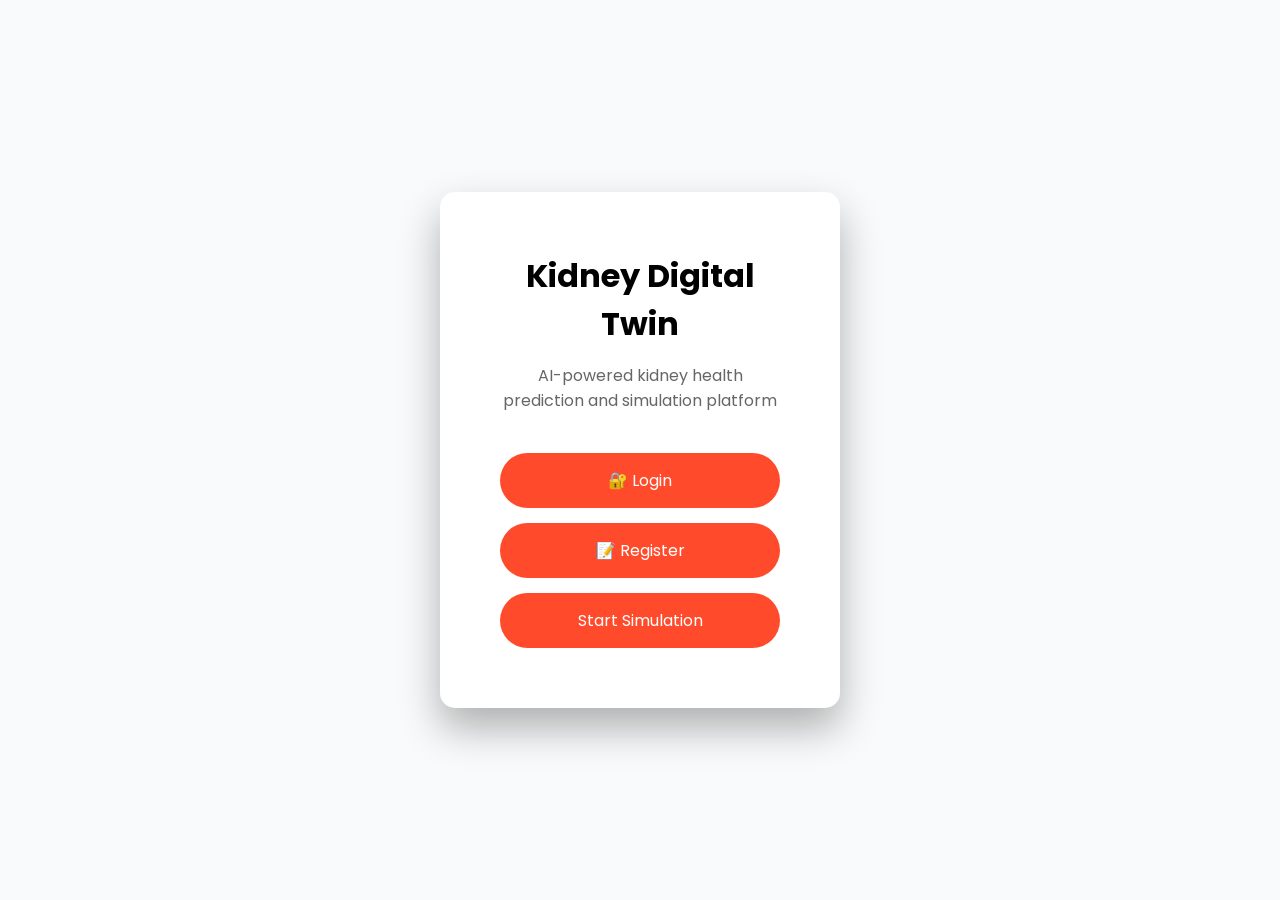
<file: frontend/index.html>
<!DOCTYPE html>
<html>

<head>

<title>Kidney Digital Twin</title>

<link rel="stylesheet" href="css/style.css">

<link href="https://fonts.googleapis.com/css2?family=Poppins:wght@300;400;600&display=swap" rel="stylesheet">

</head>
<body> 

<div class="hero">

<div class="hero-card">

<h1>Kidney Digital Twin</h1>

<p>
AI-powered kidney health prediction and simulation platform
</p>
<button onclick="window.location.href='login.html'">🔐 Login</button>
<button onclick="window.location.href='register.html'">📝 Register</button>

<button onclick="startSimulation()">Start Simulation</button>

</div>

</div>

<script src="js/script.js"></script>
</script>
</body>

</html>
</file>
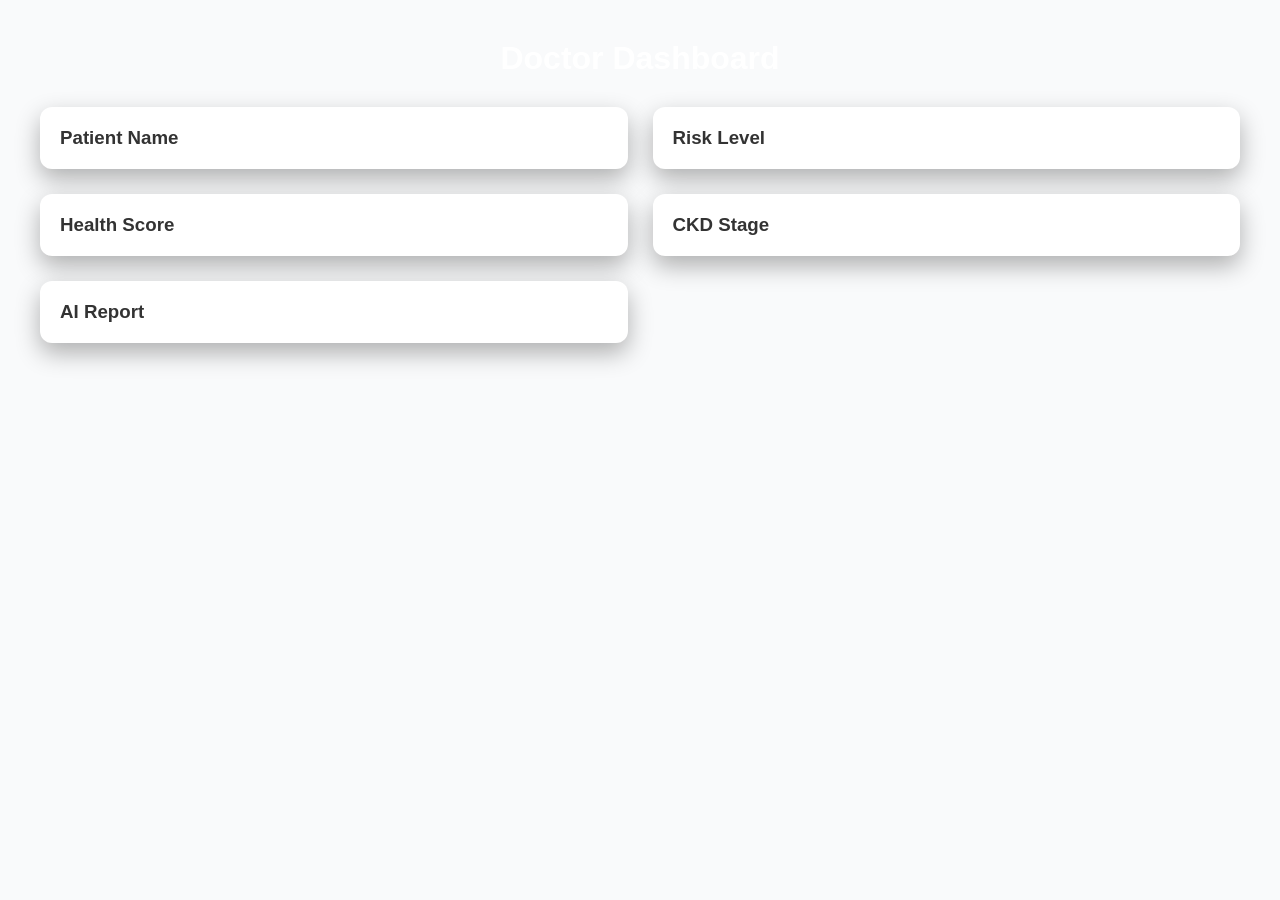
<file: frontend/dashboard.html>
<!DOCTYPE html>
<html>
<head>
<title>Doctor Dashboard</title>
<link rel="stylesheet" href="css/style.css">
</head>

<body>

<div class="dashboard">

<h1>Doctor Dashboard</h1>

<div class="dashboard-grid">

<div class="card">
<h3>Patient Name</h3>
<p id="d_name"></p>
</div>

<div class="card">
<h3>Risk Level</h3>
<p id="d_risk"></p>
</div>

<div class="card">
<h3>Health Score</h3>
<p id="d_score"></p>
</div>

<div class="card">
<h3>CKD Stage</h3>
<p id="d_stage"></p>
</div>

<div class="card">
<h3>AI Report</h3>
<pre id="d_ai"></pre>
</div>

</div>

</div>

<script>

document.getElementById("d_name").innerText =
localStorage.getItem("name")

document.getElementById("d_risk").innerText =
localStorage.getItem("risk")

document.getElementById("d_score").innerText =
localStorage.getItem("health_score")

document.getElementById("d_stage").innerText =
localStorage.getItem("ckd_stage")

document.getElementById("d_ai").innerText =
localStorage.getItem("explanation")

</script>

</body>
</html>
</file>
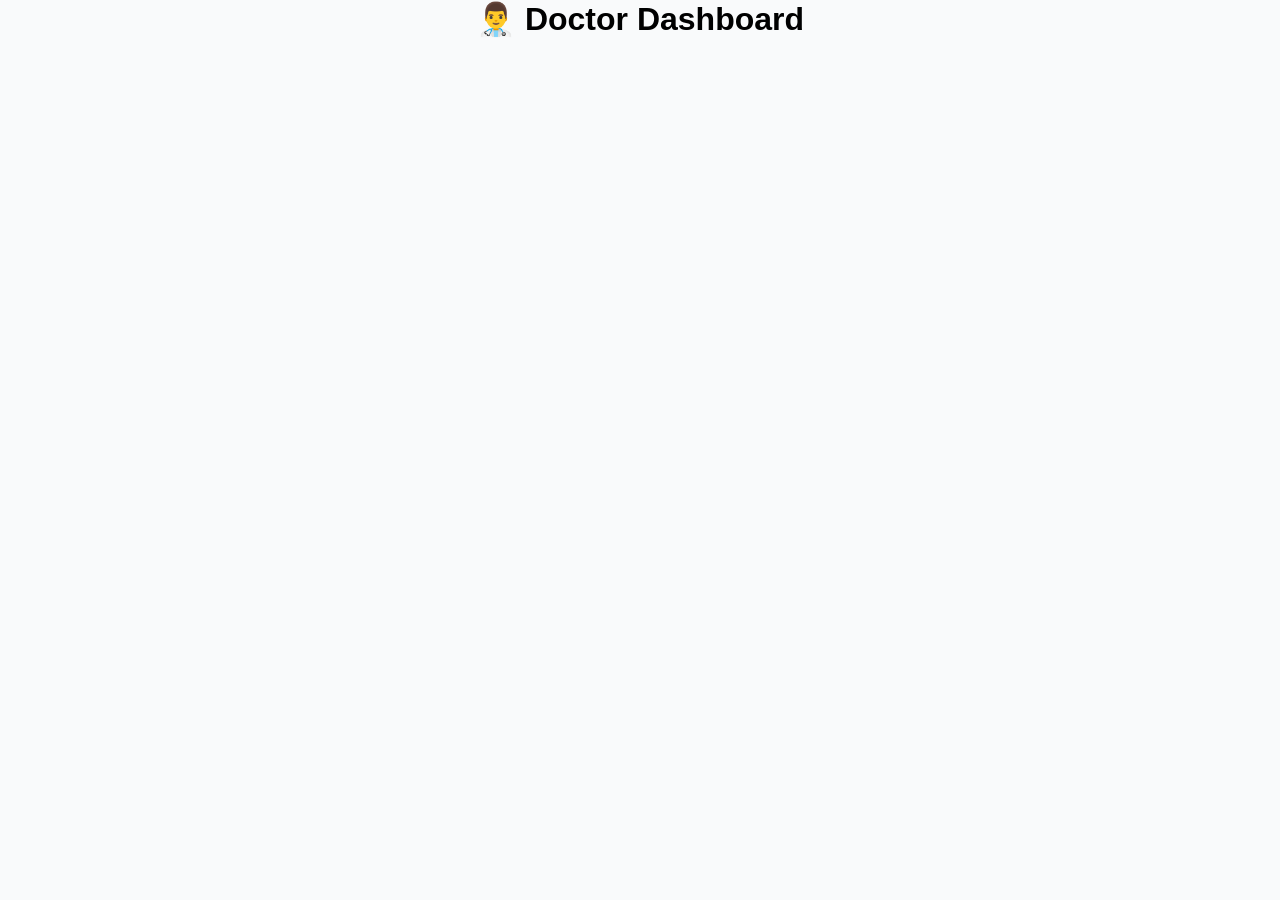
<file: frontend/doctor.html>
<!DOCTYPE html>
<html>

<head>
<title>Doctor Dashboard</title>
<link rel="stylesheet" href="css/style.css">

<style>
.card {
    padding: 15px;
    border-radius: 10px;
    margin: 10px;
    background: #f5f5f5;
    transition: 0.3s;
}

.high-risk {
    border-left: 6px solid red;
}

.moderate-risk {
    border-left: 6px solid orange;
}

.low-risk {
    border-left: 6px solid green;
}
</style>

</head>

<body>

<h1 style="text-align:center;">👨‍⚕️ Doctor Dashboard</h1>

<div id="patientList"></div>

<script>

function showNotification(message){

    const notif = document.createElement("div")
    notif.innerText = message

    notif.style.position = "fixed"
    notif.style.top = "20px"
    notif.style.right = "20px"
    notif.style.background = "#10B981"
    notif.style.color = "white"
    notif.style.padding = "12px 20px"
    notif.style.borderRadius = "8px"
    notif.style.boxShadow = "0px 4px 10px rgba(0,0,0,0.2)"

    document.body.appendChild(notif)

    setTimeout(()=>{
        notif.remove()
    },3000)
}

if(localStorage.getItem("new_report") === "true"){
    showNotification("🔔 New patient report received!")
    localStorage.removeItem("new_report")
}

let lastPatientId = null

async function loadPatients(){

    const res = await fetch("http://127.0.0.1:5000/patients")
    const data = await res.json()

    const container = document.getElementById("patientList")
    container.innerHTML = ""

    // 🔔 Notification
    if(data.length > 0){

    const latestPatient = data[0]   // newest record

        if(lastPatientId && lastPatientId !== latestPatient.email){
            showNotification("🔔 New patient report received!")
        }

        lastPatientId = latestPatient.email
    }

   data.forEach((p, index) => {

    let isNew = index === 0 ? "new-patient" : ""

    let riskClass = "low-risk"

    if(p.risk && p.risk.toLowerCase().includes("high")){
        riskClass = "high-risk"
    }
    else if(p.risk && p.risk.toLowerCase().includes("moderate")){
        riskClass = "moderate-risk"
    }

    // 🧠 SHORT SUMMARY (FIRST LINE ONLY)
    let formattedExplanation = ""

    if(p.explanation){

        formattedExplanation = p.explanation
            .replace(/\*\*(.*?)\*\*/g, "<b>$1</b>")   // bold
            .replace(/\n\*/g, "<br>•")               // bullet *
            .replace(/\n\+/g, "<br>&nbsp;&nbsp;+")   // sub points +
            .replace(/\n/g, "<br>")                  // line breaks
    }

    container.innerHTML += `
    <div class="card ${riskClass} ${isNew}">
        <h3>Patient Report</h3>

        <p><b>Email:</b> ${p.email}</p>
        <p><b>Age:</b> ${p.age}</p>
        <p><b>BP:</b> ${p.bp}</p>
        <p><b>Creatinine:</b> ${p.creatinine}</p>
        <p><b>Glucose:</b> ${p.glucose}</p>

        <p><b>Risk:</b> ${p.risk}</p>

        <div style="margin-top:10px; font-size:14px; line-height:1.5;">
            ${formattedExplanation}
        </div>

        <a href="mailto:${p.email}">
            <button style="margin-top:10px;">Contact Patient</button>
        </a>
    </div>
    `
})

}

loadPatients()

// 🔁 Auto refresh
setInterval(loadPatients, 5000)

</script>

</body>
</html>
</file>
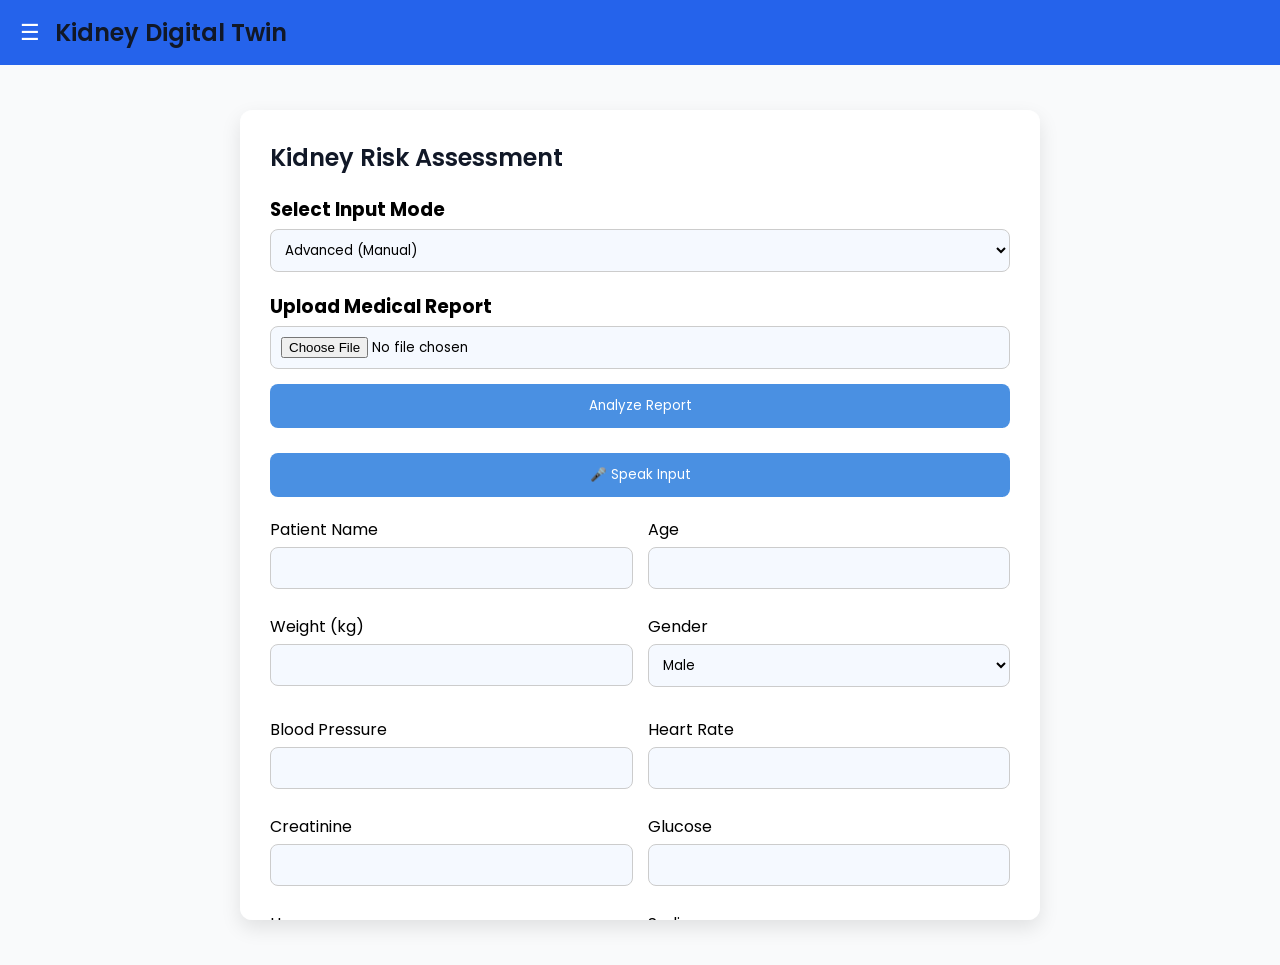
<file: frontend/input.html>
<!DOCTYPE html>
<html>

<head>
<title>Kidney Digital Twin - Assessment</title>

<link rel="stylesheet" href="css/style.css">
<link href="https://fonts.googleapis.com/css2?family=Poppins:wght@300;400;600&display=swap" rel="stylesheet">
<link rel="icon" href="data:,">

</head>

<body>

<div class="navbar">
    <div class="menu-icon" onclick="toggleSidebar()">☰</div>
    <h2>Kidney Digital Twin</h2>
</div>

<div id="sidebar" class="sidebar">
    <a href="input.html">🏠 Home</a>
    <a href="result.html">📊 Reports</a>
    <a href="doctor.html">👨‍⚕️ Doctors</a>
    <a href="#" onclick="logout()">🚪 Logout</a>
</div>

<div class="form-page">

<div class="form-card large">

<h2>Kidney Risk Assessment</h2>

<!-- MODE SELECT -->
<h3>Select Input Mode</h3>
<select id="mode" onchange="toggleMode()">
<option value="advanced">Advanced (Manual)</option>
<option value="simple">Simple (Easy)</option>
</select>

<!-- SIMPLE MODE (OUTSIDE GRID) -->
<div id="simpleMode" style="display:none; margin-top:20px;">

<h3>Simple Health Questions</h3>

<label>Do you have diabetes?</label>
<select id="s_diabetes">
<option>No</option>
<option>Yes</option>
</select>

<label>Do you have high blood pressure?</label>
<select id="s_bp">
<option>No</option>
<option>Yes</option>
</select>

<label>Do you feel swelling in legs?</label>
<select id="s_swelling">
<option>No</option>
<option>Yes</option>
</select>

<label>Do you feel tired frequently?</label>
<select id="s_fatigue">
<option>No</option>
<option>Yes</option>
</select>

</div>

<!-- EXTRA FEATURES -->
<div style="margin-top:20px;">
<h3>Upload Medical Report</h3>
<input type="file" id="reportUpload">
<button type="button" onclick="uploadReport()">Analyze Report</button>
</div>


<div style="margin-top:10px;">
<button type="button" onclick="startVoice()">🎤 Speak Input</button>
</div>

<div id="voiceOutput" style="margin-top:10px; color:#2563EB; font-weight:500;"></div>

<!-- FORM -->
<form id="patientForm" onsubmit="return false;">

<form id="patientForm">

<!-- 🟢 BASIC DETAILS ALWAYS VISIBLE -->
<div class="basic-details">

<div>
<label>Patient Name</label>
<input type="text" id="name" required>
</div>

<div>
<label>Age</label>
<input type="number" id="age" required>
</div>

<div>
<label>Weight (kg)</label>
<input type="number" id="weight" required>
</div>

<div>
<label>Gender</label>
<select id="gender">
<option>Male</option>
<option>Female</option>
</select>
</div>

</div>

<!-- ADVANCED FORM -->
<div class="form-grid">

<!-- VITALS -->
<div>
<label>Blood Pressure</label>
<input type="number" id="bp" required>
</div>

<div>
<label>Heart Rate</label>
<input type="number" id="heart_rate">
</div>

<!-- LAB VALUES -->
<div>
<label>Creatinine</label>
<input type="number" step="0.01" id="creatinine" required>
</div>

<div>
<label>Glucose</label>
<input type="number" id="glucose" required>
</div>

<div>
<label>Urea</label>
<input type="number" id="urea">
</div>

<div>
<label>Sodium</label>
<input type="number" id="sodium">
</div>

<div>
<label>Potassium</label>
<input type="number" id="potassium">
</div>

<!-- LIFESTYLE -->
<div>
<label>Hydration</label>
<select id="hydration">
<option>Low</option>
<option>Normal</option>
<option>High</option>
</select>
</div>

<div>
<label>Water Intake (L/day)</label>
<input type="number" id="water_intake">
</div>

<div>
<label>Salt Intake</label>
<select id="salt">
<option>Low</option>
<option>Medium</option>
<option>High</option>
</select>
</div>

<div>
<label>Smoking</label>
<select id="smoking">
<option>No</option>
<option>Yes</option>
</select>
</div>

<div>
<label>Alcohol</label>
<select id="alcohol">
<option>No</option>
<option>Yes</option>
</select>
</div>

<!-- MEDICAL HISTORY -->
<div>
<label>Diabetes</label>
<select id="diabetes">
<option>No</option>
<option>Yes</option>
</select>
</div>

<div>
<label>Kidney Disease History</label>
<select id="kidney_history">
<option>No</option>
<option>Yes</option>
</select>
</div>

</div>

<button type="submit">Run Digital Twin Simulation</button>

</form>

</div>

</div>

<script src="js/script.js"></script>
<script>
function logout(){
    localStorage.clear()
    window.location.href = "login.html"
}

window.onload = function(){
    toggleMode()
}
</script>

</body>
</html>
</file>
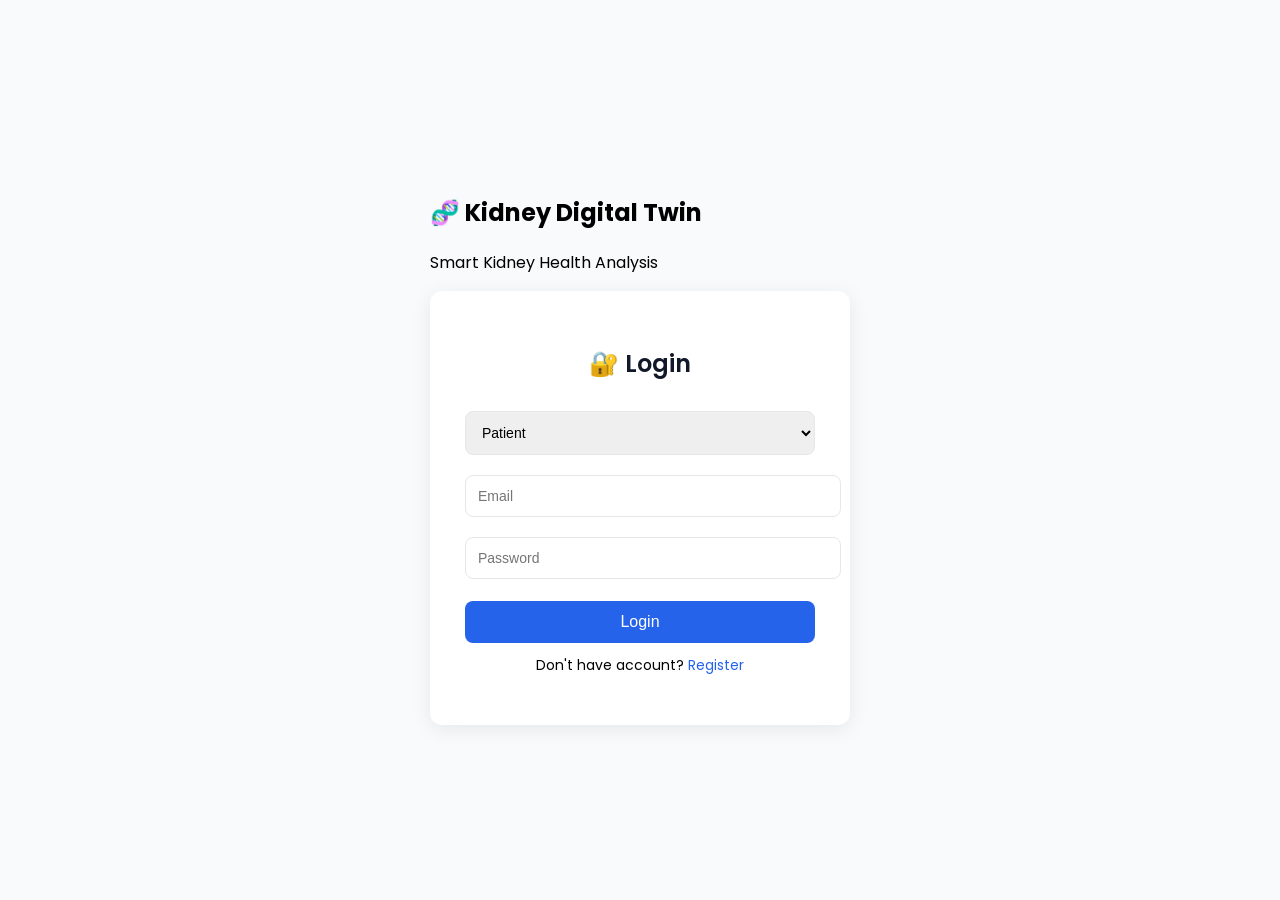
<file: frontend/login.html>
<!DOCTYPE html>
<html>

<head>
    <title>Login</title>
    <link rel="stylesheet" href="css/auth.css">
    <link href="https://fonts.googleapis.com/css2?family=Poppins:wght@300;400;600&display=swap" rel="stylesheet">
</head>

<body>
<div class="main-container">
    <div class="brand">
        <h2>🧬 Kidney Digital Twin <br></h2>
        <p>Smart Kidney Health Analysis</p>
    </div>

    <div class="auth-container">

    <h2>🔐 Login</h2>

    <select id="role">
    <option value="patient">Patient</option>
    <option value="doctor">Doctor</option>
    </select>

    <input type="email" id="email" placeholder="Email">
    <input type="password" id="password" placeholder="Password">

    <button onclick="login()">Login</button>

    <p>Don't have account? <a href="register.html">Register</a></p>

    </div>
</div>
<script src="js/script.js"></script>
<script>
    if(data.role === "doctor"){
    window.location.href = "doctor.html"
}
</script>
</body>
</html>
</file>
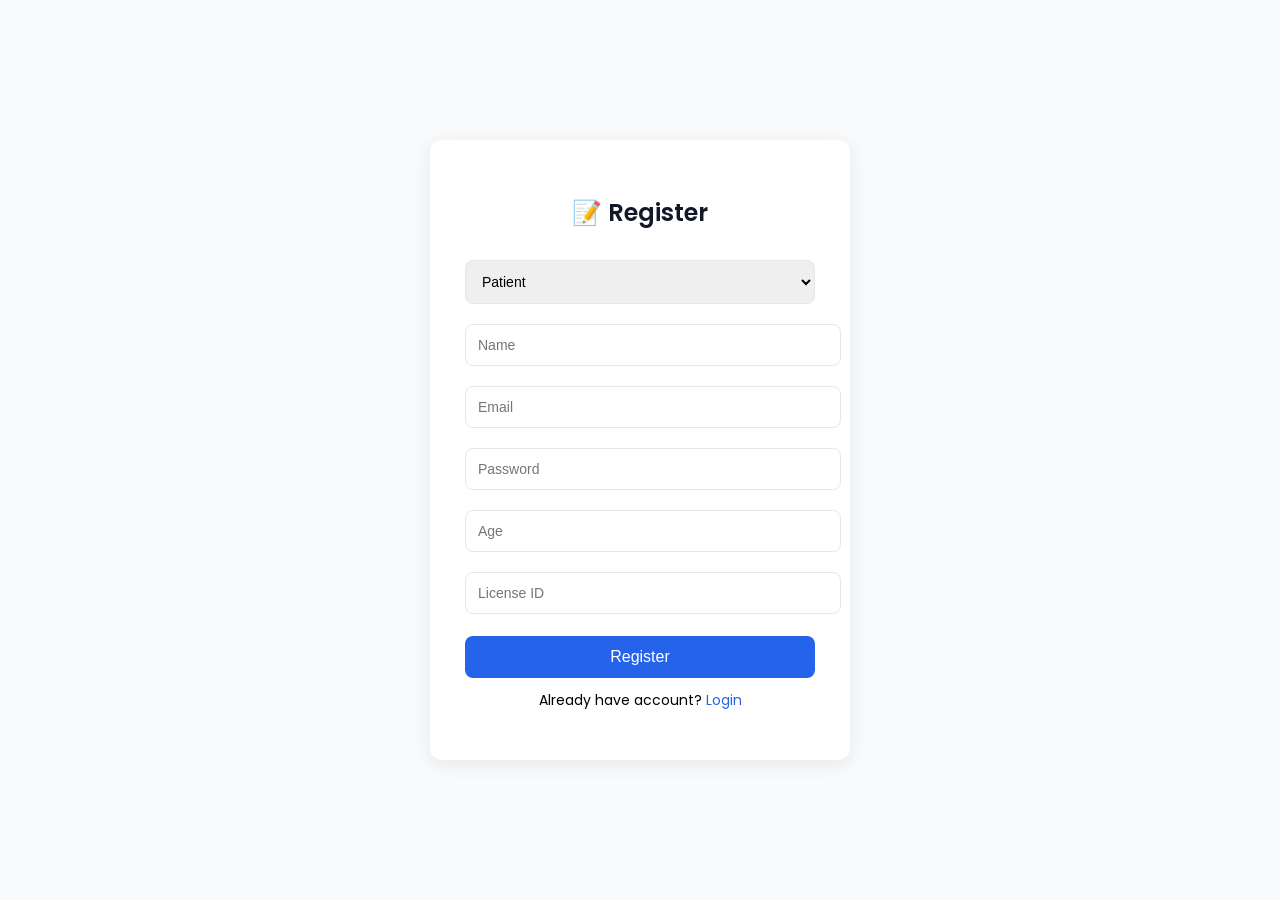
<file: frontend/register.html>
<!DOCTYPE html>
<html>

<head>
    <title>Register</title>
    <link rel="stylesheet" href="css/auth.css">
    <link href="https://fonts.googleapis.com/css2?family=Poppins:wght@300;400;600&display=swap" rel="stylesheet">
</head>

<body>

<div class="auth-container">

<h2>📝 Register</h2>

<select id="role" onchange="toggleDoctorFields()">
<option value="patient">Patient</option>
<option value="doctor">Doctor</option>
</select>

<input id="name" placeholder="Name">
<input id="email" placeholder="Email">
<input id="password" placeholder="Password">
<input type="number" id="age" placeholder="Age">

<div id="doctorFields">
<input id="license" placeholder="License ID">
</div>

<button onclick="register()">Register</button>

<p>Already have account? <a href="login.html">Login</a></p>

</div>

<script>
function toggleDoctorFields(){
    const role = document.getElementById("role").value
    document.getElementById("doctorFields").style.display =
        role === "doctor" ? "block" : "none"
}
</script>

<script src="js/script.js"></script>

</body>
</html>
</file>
<file: frontend/css/style.css>
*{
margin:0;
padding:0;
box-sizing:border-box;
font-family:Poppins,sans-serif;
}


body {
    margin: 0;
    font-family: 'Poppins', sans-serif;
    background: #F9FAFB;
}

h2 {
    color: #111827;
    font-weight: 600;
}
.main-container {
    display: flex;
    justify-content: center;
    align-items: center;
    gap: 80px;
    width: 100%;
}

.brand {
    display: flex;
    flex-direction: column; /* 👈 THIS IS IMPORTANT */
    align-items: flex-start;
    margin-right: 50px;
}

.brand h2 {
    margin: 0;
    font-size: 28px;
    color: #111827;
}

.brand p {
    margin-top: 5px;
    font-size: 14px;
    color: gray;
}

/* NAVBAR */
.navbar {
    display: flex;
    align-items: center;
    padding: 15px 20px;
    background: #2563EB;
    color: white;
}

.menu-icon {
    font-size: 22px;
    margin-right: 15px;
    cursor: pointer;
}

/* SIDEBAR */
.sidebar {
    position: fixed;
    left: -250px;
    top: 0;
    width: 250px;
    height: 100%;
    background: #111827;
    padding-top: 60px;
    transition: 0.3s;
}

.sidebar a {
    display: block;
    color: white;
    padding: 15px 20px;
    text-decoration: none;
}

.sidebar a:hover {
    background: #2563EB;
}
/* HERO */

.hero{

display:flex;
justify-content:center;
align-items:center;

height:100vh;

}

.hero-card{

background:white;

padding:60px;

border-radius:15px;

text-align:center;

box-shadow:0 20px 40px rgba(0,0,0,0.3);

width:400px;

}

.hero-card h1{

font-size:32px;

margin-bottom:15px;

}

.hero-card p{

margin-bottom:25px;

color:#666;

}

.hero-card button{

padding:15px 30px;

border:none;

background:#ff4b2b;

color:white;

border-radius:30px;

font-size:16px;

cursor:pointer;

}

/* FORM PAGE */

.form-page{

display:flex;
justify-content:center;
align-items:center;

height:100vh;

}

.form-card {
    background: white;
    padding: 30px;
    border-radius: 12px;
    box-shadow: 0px 4px 20px rgba(0,0,0,0.08);
}

.form-card h2{

margin-bottom:20px;

}

label{

display:block;

margin-top:10px;

}

input,select{

width:100%;

padding:10px;

margin-top:5px;

border:1px solid #ccc;

border-radius:6px;

}

.auth-container input,
.auth-container select {
    display: block;
    width: 100%;
    margin-bottom: 12px;
    padding: 10px;
}
.auth-container h2 {
    margin-bottom: 15px;
}

button {
    background: #2563EB;
    color: white;
    border: none;
    cursor: pointer;
    margin-top: 15px;
    padding: 10px;
    width: 100%;
    border-radius: 5px;
}

button:hover {
    background: #1E40AF;
}

/* DASHBOARD */

.dashboard{

padding:40px;

color:white;

}

.dashboard h1{

text-align:center;

margin-bottom:30px;

}

.dashboard-grid{

display:grid;

grid-template-columns:repeat(2,1fr);

gap:25px;

}

.card{

background:white;

color:#333;

padding:20px;

border-radius:12px;

box-shadow:0 10px 25px rgba(0,0,0,0.3);

}

.card img{

width:140px;

margin-top:10px;

}

.large{
width:800px;
max-height:90vh;
overflow-y:auto;
}

.form-grid{
display:grid;
grid-template-columns:1fr 1fr;
gap:15px;
}

.report-container{

padding:40px;

background:#f5f7fa;

min-height:100vh;

}

.report-container h1{

text-align:center;
margin-bottom:30px;

}

.report-card {
    background: white;
    padding: 20px;
    border-radius: 10px;
    margin: 15px 0;
    box-shadow: 0px 2px 10px rgba(0,0,0,0.05);
}

.risk-box{

font-size:22px;
font-weight:bold;
color:red;

}

button{

padding:12px 25px;
background:#2c5364;
color:white;
border:none;
border-radius:8px;
cursor:pointer;

}
/* Input & Select Styling */
input, select {
    width: 100%;
    padding: 10px;
    border: 1px solid #ccc;
    border-radius: 8px;
    font-family: 'Poppins', sans-serif;

    /* 👇 LIGHT COLOR INSIDE BOX */
    background-color: #f5f9ff;

    /* Smooth look */
    transition: 0.3s ease;
}

/* Focus Effect */
input:focus, select:focus {
    outline: none;
    border-color: #4a90e2;
    background-color: #eaf3ff;
}

/* Placeholder color */
input::placeholder {
    color: #999;
}
/* Card shadow for premium look */
.form-card {
    box-shadow: 0 8px 20px rgba(0,0,0,0.1);
}

/* Button styling */
button {
    background: #4a90e2;
    color: white;
    border: none;
    padding: 12px;
    border-radius: 8px;
    cursor: pointer;
}

button:hover {
    background: #357abd;
}


.new-patient {
    border: 2px solid #10B981;
    background: #ecfdf5;
}


#aiMessage {
    max-width: 100%;
    line-height: 1.6;
    font-size: 14px;
    word-wrap: break-word;
    white-space: normal;
}

#aiMessage p {
    margin-bottom: 10px;
}

#aiMessage b {
    color: #2563EB;
}

.basic-details {
    display: grid;
    grid-template-columns: repeat(2, 1fr);
    gap: 15px;
    margin-bottom: 20px;
}
</file>
<file: frontend/css/auth.css>
/* BODY */
body {
    font-family: 'Poppins', sans-serif;
    margin: 0;
    padding: 0;
    background: #F9FAFB;
    height: 100vh;
    display: flex;
    justify-content: center;
    align-items: center;
}

/* CONTAINER */
.auth-container {
    background: white;
    padding: 35px;
    border-radius: 12px;
    width: 350px;
    text-align: center;
    box-shadow: 0px 4px 20px rgba(0,0,0,0.08);
}

/* TITLE */
.auth-container h2 {
    margin-bottom: 20px;
    color: #111827;
    font-weight: 600;
}

/* INPUTS */
.auth-container input,
.auth-container select {
    width: 100%;
    padding: 12px;
    margin: 10px 0;
    border-radius: 8px;
    border: 1px solid #E5E7EB;
    outline: none;
    font-size: 14px;
}

/* INPUT FOCUS */
.auth-container input:focus,
.auth-container select:focus {
    border-color: #2563EB;
}

/* BUTTON */
.auth-container button {
    width: 100%;
    padding: 12px;
    background: #2563EB;
    border: none;
    border-radius: 8px;
    color: white;
    font-size: 16px;
    cursor: pointer;
    margin-top: 12px;
    transition: 0.3s;
}

.auth-container button:hover {
    background: #1E40AF;
}

/* FOOT TEXT */
.auth-container p {
    font-size: 14px;
    margin-top: 12px;
}

/* LINK */
.auth-container a {
    color: #2563EB;
    text-decoration: none;
}
</file>
